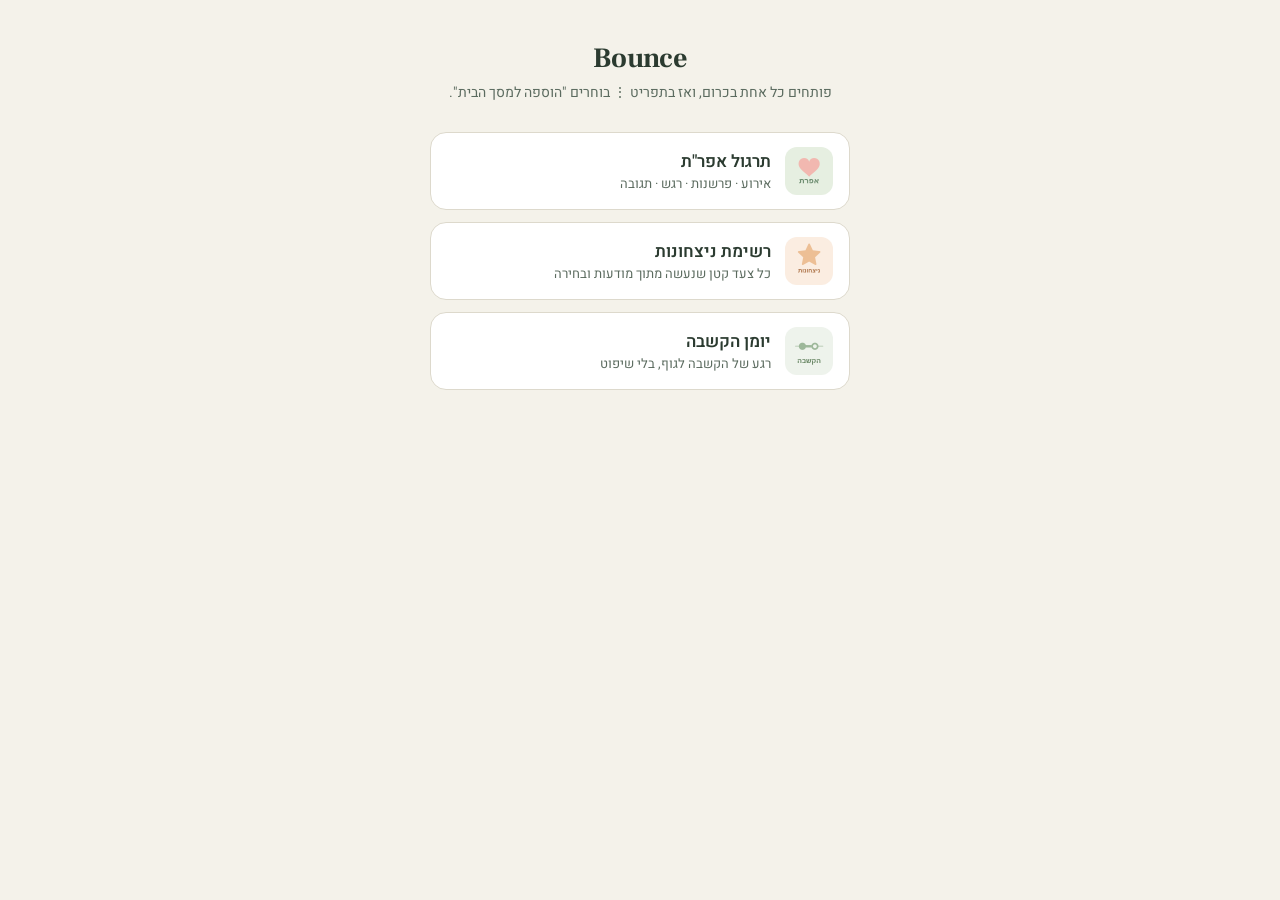
<file: index.html>
<!DOCTYPE html>
<html lang="he" dir="rtl">
<head>
<meta charset="UTF-8">
<meta name="viewport" content="width=device-width, initial-scale=1.0">
<meta name="theme-color" content="#F4F2EA">
<title>Bounce</title>
<link rel="stylesheet" href="fonts/fonts.css">
<style>
  body{margin:0;font-family:'Heebo',sans-serif;background:#F4F2EA;color:#2B3B30;}
  .wrap{max-width:420px;margin:0 auto;padding:40px 16px;}
  h1{font-family:'Frank Ruhl Libre',serif;text-align:center;font-size:28px;margin:0 0 6px;}
  p{text-align:center;color:#5B6B5F;font-size:14px;margin:0 0 28px;line-height:1.6;}
  a{display:flex;align-items:center;gap:14px;background:#fff;border:1px solid #DDD9CC;border-radius:16px;
    padding:14px 16px;margin-bottom:12px;text-decoration:none;color:inherit;font-size:17px;font-weight:600;}
  a img{width:48px;height:48px;border-radius:12px;}
  a span{display:block;font-size:13px;font-weight:400;color:#5B6B5F;}
</style>
</head>
<body>
<div class="wrap">
  <h1>Bounce</h1>
  <p>פותחים כל אחת בכרום, ואז בתפריט ⋮ בוחרים "הוספה למסך הבית".</p>
  <a href="apart/"><img src="apart/icons/icon-192.png" alt=""><div>תרגול אפר"ת<span>אירוע · פרשנות · רגש · תגובה</span></div></a>
  <a href="https://bounce-nitzahonot.netlify.app/"><img src="nitzahonot/icons/icon-192.png" alt=""><div>רשימת ניצחונות<span>כל צעד קטן שנעשה מתוך מודעות ובחירה</span></div></a>
  <a href="https://bounce-yoman.netlify.app/"><img src="yoman/icons/icon-192.png" alt=""><div>יומן הקשבה<span>רגע של הקשבה לגוף, בלי שיפוט</span></div></a>
</div>
</body>
</html>
</file>
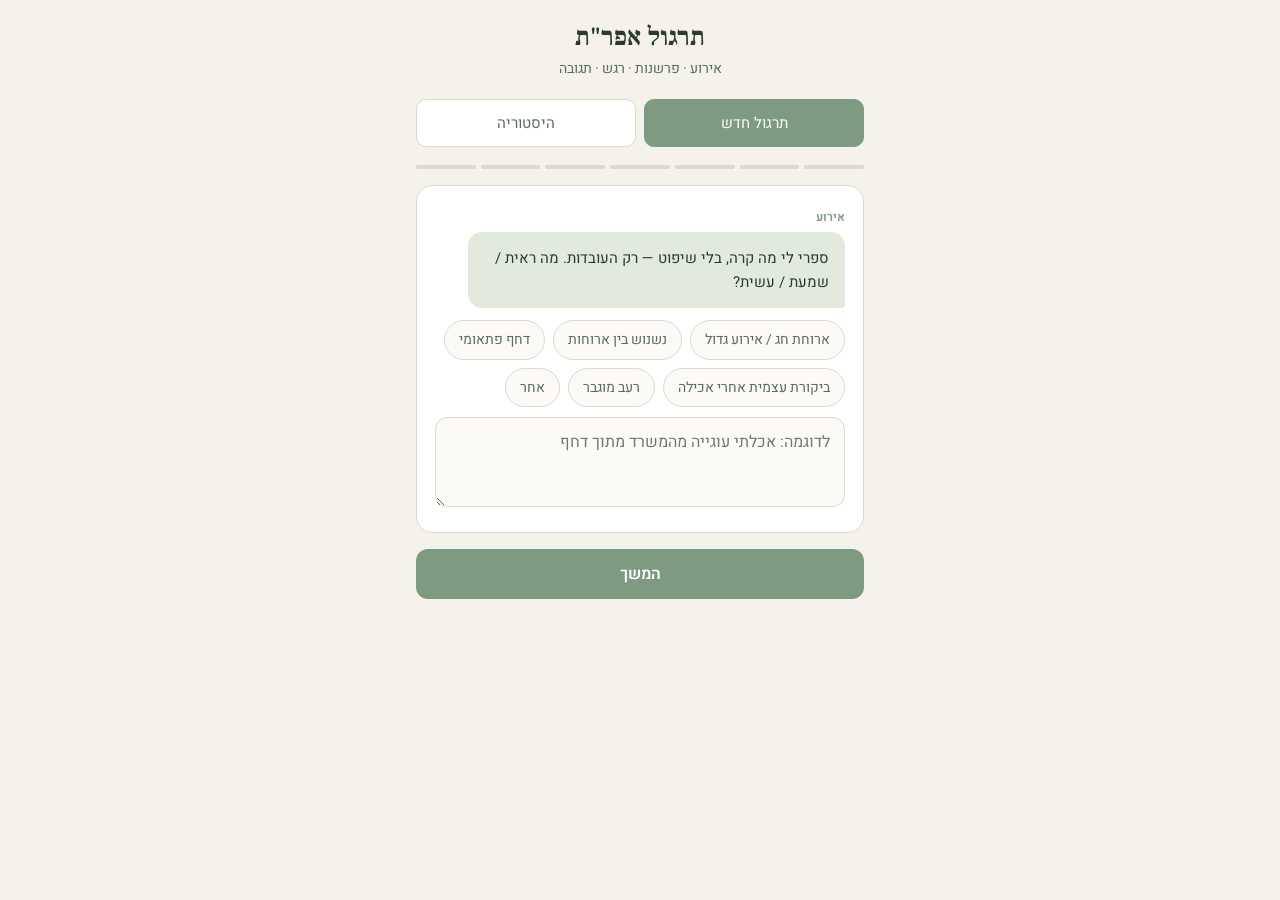
<file: apart/index.html>
<!DOCTYPE html>
<html lang="he" dir="rtl">
<head>
<meta charset="UTF-8">
<meta name="viewport" content="width=device-width, initial-scale=1.0, viewport-fit=cover">
<meta name="theme-color" content="#7E9A80">
<title>תרגול אפר"ת</title>
<link rel="manifest" href="manifest.json">
<link rel="icon" href="icons/icon-192.png">
<link rel="apple-touch-icon" href="icons/icon-192.png">
<link rel="stylesheet" href="../fonts/fonts.css">
<link rel="stylesheet" href="style.css">
</head>
<body>
<div class="wrap">

  <div class="top">
    <h1>תרגול אפר"ת</h1>
    <p>אירוע · פרשנות · רגש · תגובה</p>
  </div>

  <div class="tabs">
    <div class="tab active" data-tab="practice">תרגול חדש</div>
    <div class="tab" data-tab="history">היסטוריה</div>
  </div>

  <div id="practice" class="screen active">
    <div class="progress" id="progress"></div>
    <div id="step-container"></div>
  </div>

  <div id="history" class="screen">
    <div id="hist-list"></div>
    <div class="backup">
      <p>הנתונים נשמרים רק בטלפון הזה. כדאי לגבות מדי פעם לקובץ.</p>
      <div class="row">
        <button class="btn-ghost" id="export-btn" type="button">ייצוא גיבוי</button>
        <button class="btn-ghost" id="import-btn" type="button">ייבוא מגיבוי</button>
      </div>
      <input type="file" id="import-file" accept="application/json,.json" hidden>
    </div>
  </div>

</div>
<div class="toast" id="toast"></div>

<script src="db.js"></script>
<script src="app.js"></script>
</body>
</html>
</file>
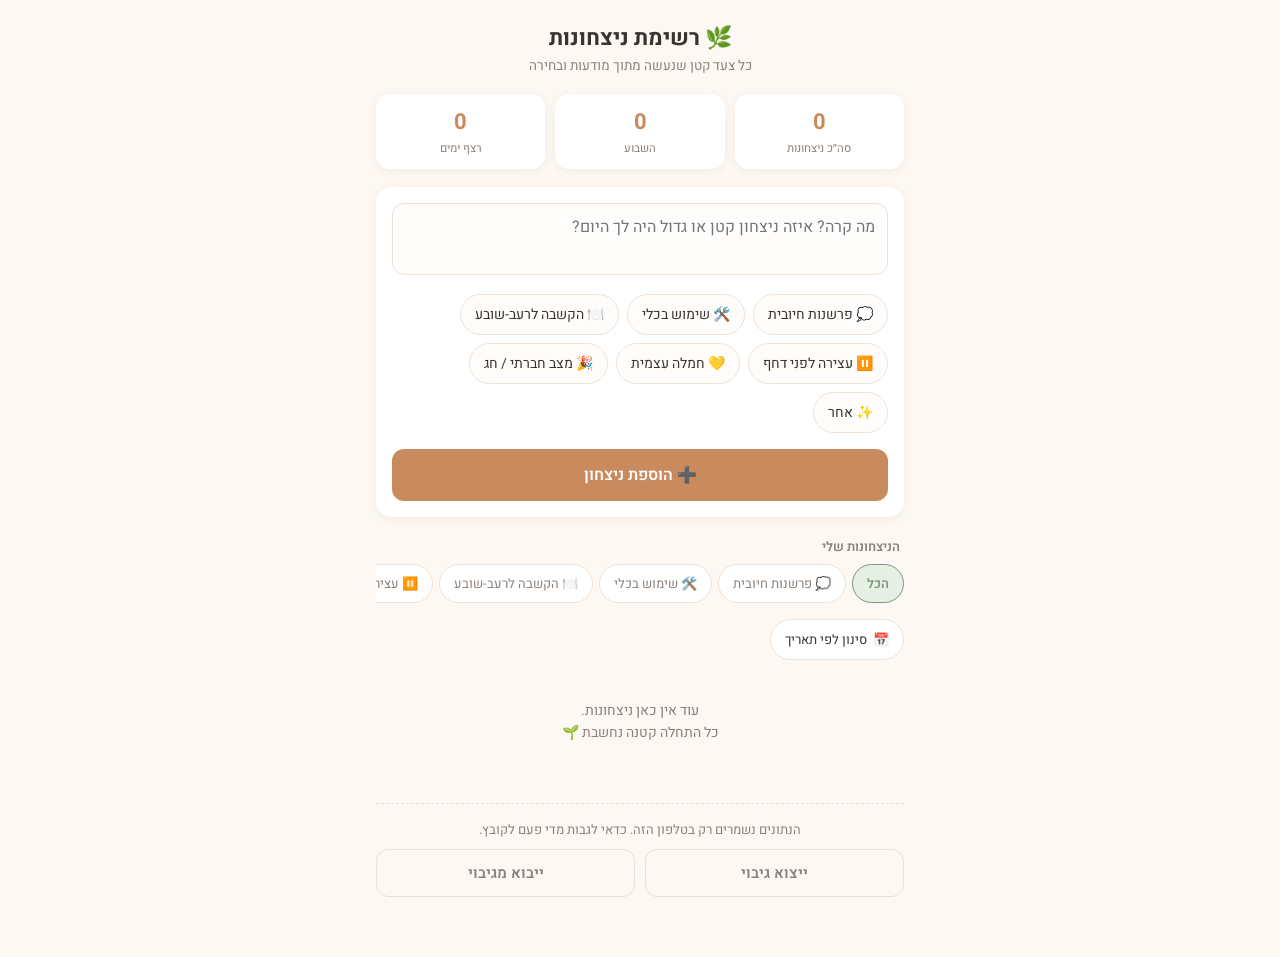
<file: nitzahonot/index.html>
<!DOCTYPE html>
<html lang="he" dir="rtl">
<head>
<meta charset="UTF-8">
<script>
  // האפליקציה גרה ב-Netlify (אתר נפרד, כדי שכרום יאפשר להתקין אותה ליד אפר"ת).
  // העותק ב-GitHub Pages רק מפנה לשם.
  if (location.hostname.endsWith('github.io')) location.replace('https://bounce-nitzahonot.netlify.app/');
</script>
<meta name="viewport" content="width=device-width, initial-scale=1.0, viewport-fit=cover">
<meta name="theme-color" content="#fdf8f3">
<title>רשימת ניצחונות</title>
<link rel="manifest" href="manifest.json">
<link rel="icon" href="icons/icon-192.png">
<link rel="apple-touch-icon" href="icons/icon-192.png">
<link rel="stylesheet" href="../fonts/fonts.css">
<link rel="stylesheet" href="style.css">
</head>
<body>

<h1>🌿 רשימת ניצחונות</h1>
<div class="subtitle">כל צעד קטן שנעשה מתוך מודעות ובחירה</div>

<div class="stats" id="stats"></div>

<div class="card">
  <textarea id="entryText" placeholder="מה קרה? איזה ניצחון קטן או גדול היה לך היום?"></textarea>
  <div class="chips" id="catChips"></div>
  <button class="add-btn" id="addBtn" type="button">➕ הוספת ניצחון</button>
</div>

<div class="section-title">הניצחונות שלי</div>
<div class="filter-row" id="filterRow"></div>

<div class="date-filter-bar">
  <div class="date-filter-btn" id="dateFilterToggle">📅 <span id="dateFilterLabel">סינון לפי תאריך</span></div>
  <span id="dateClearWrap"></span>
</div>

<div id="calendarPanel" style="display:none;"></div>

<div id="list" class="empty-state">טוען...</div>

<div class="backup">
  <p>הנתונים נשמרים רק בטלפון הזה. כדאי לגבות מדי פעם לקובץ.</p>
  <div class="row">
    <button id="export-btn" type="button">ייצוא גיבוי</button>
    <button id="import-btn" type="button">ייבוא מגיבוי</button>
  </div>
  <input type="file" id="import-file" accept="application/json,.json" hidden>
</div>

<div class="toast" id="toast"></div>

<script src="db.js"></script>
<script src="app.js"></script>
</body>
</html>
</file>
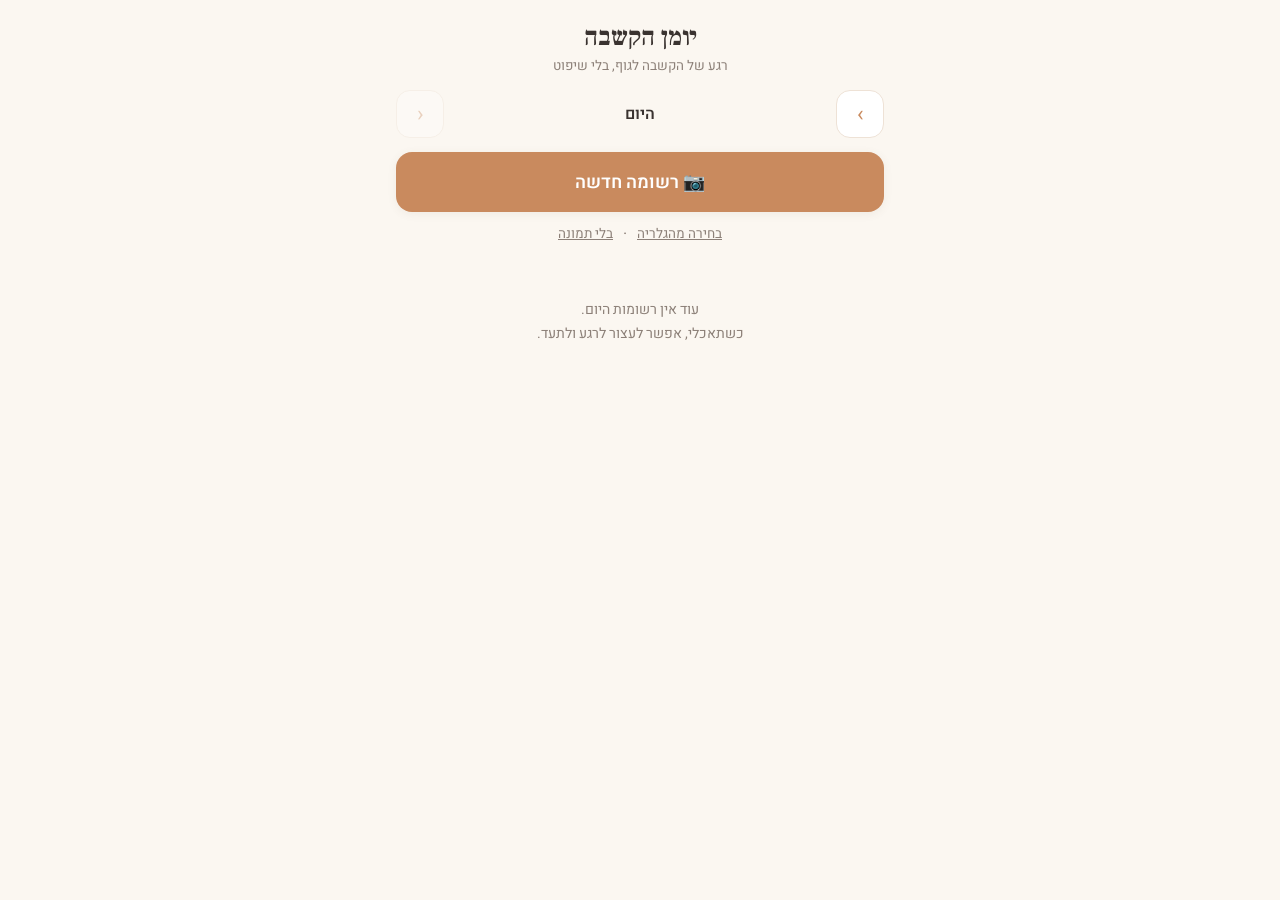
<file: yoman/index.html>
<!DOCTYPE html>
<html lang="he" dir="rtl">
<head>
<meta charset="UTF-8">
<script>
  // האפליקציה גרה ב-Netlify (אתר נפרד, כדי שכרום יאפשר להתקין אותה ליד האחרות).
  if (location.hostname.endsWith('github.io')) location.replace('https://bounce-yoman.netlify.app/');
</script>
<meta name="viewport" content="width=device-width, initial-scale=1.0, viewport-fit=cover">
<meta name="theme-color" content="#fbf7f1">
<title>יומן הקשבה</title>
<link rel="manifest" href="manifest.json">
<link rel="icon" href="icons/icon-192.png">
<link rel="apple-touch-icon" href="icons/icon-192.png">
<link rel="stylesheet" href="../fonts/fonts.css">
<link rel="stylesheet" href="style.css">
</head>
<body>

<!-- מסך היום -->
<main id="day-view" class="wrap">
  <header class="top">
    <h1>יומן הקשבה</h1>
    <p>רגע של הקשבה לגוף, בלי שיפוט</p>
  </header>

  <nav class="day-nav">
    <button type="button" class="nav-btn" id="prev-day" aria-label="יום קודם">›</button>
    <div class="day-title">
      <div id="day-label"></div>
      <button type="button" class="link-btn" id="today-btn" hidden>חזרה להיום</button>
    </div>
    <button type="button" class="nav-btn" id="next-day" aria-label="יום הבא">‹</button>
  </nav>

  <button type="button" class="big-btn" id="new-camera">📷 רשומה חדשה</button>
  <div class="new-alt">
    <button type="button" class="link-btn" id="new-gallery">בחירה מהגלריה</button>
    <span>·</span>
    <button type="button" class="link-btn" id="new-nophoto">בלי תמונה</button>
  </div>

  <div id="timeline"></div>
</main>

<!-- טופס רשומה (חדשה / עריכה) -->
<section id="form-view" class="wrap" hidden>
  <div class="form-top">
    <button type="button" class="link-btn" id="form-cancel">ביטול</button>
    <h2 id="form-title">רשומה חדשה</h2>
    <span class="spacer"></span>
  </div>

  <div id="form-body"></div>
  <div id="form-actions"></div>
  <button type="button" class="del-btn" id="form-delete" hidden>מחיקת הרשומה</button>
</section>

<!-- תמונה בגדול -->
<div class="lightbox" id="lightbox" hidden><img id="lightbox-img" alt=""></div>

<input type="file" id="file-camera" accept="image/*" capture="environment" hidden>
<input type="file" id="file-gallery" accept="image/*" hidden>

<div class="toast" id="toast"></div>

<script src="db.js"></script>
<script src="image.js"></script>
<script src="app.js"></script>
</body>
</html>
</file>
<file: fonts/fonts.css>
/* פונטים מקומיים, כדי שהאפליקציות יעבדו גם בלי אינטרנט */
@font-face {
  font-family: 'Heebo';
  font-style: normal;
  font-display: swap;
  font-weight: 100 900;
  src: url(./heebo-hebrew-wght-normal.woff2) format('woff2');
  unicode-range: U+0307-0308,U+0590-05FF,U+200C-2010,U+20AA,U+25CC,U+FB1D-FB4F;
}
@font-face {
  font-family: 'Heebo';
  font-style: normal;
  font-display: swap;
  font-weight: 100 900;
  src: url(./heebo-latin-wght-normal.woff2) format('woff2');
  unicode-range: U+0000-00FF,U+0131,U+0152-0153,U+02BB-02BC,U+02C6,U+02DA,U+02DC,U+0304,U+0308,U+0329,U+2000-206F,U+20AC,U+2122,U+2191,U+2193,U+2212,U+2215,U+FEFF,U+FFFD;
}
@font-face {
  font-family: 'Frank Ruhl Libre';
  font-style: normal;
  font-display: swap;
  font-weight: 700;
  src: url(./frank-ruhl-libre-hebrew-700-normal.woff2) format('woff2');
  unicode-range: U+0307-0308,U+0590-05FF,U+200C-2010,U+20AA,U+25CC,U+FB1D-FB4F;
}
@font-face {
  font-family: 'Frank Ruhl Libre';
  font-style: normal;
  font-display: swap;
  font-weight: 700;
  src: url(./frank-ruhl-libre-latin-700-normal.woff2) format('woff2');
  unicode-range: U+0000-00FF,U+2000-206F;
}
</file>
<file: apart/style.css>
:root{
  --bg: #F4F2EA;
  --card: #FFFFFF;
  --ink: #2B3B30;
  --ink-soft: #5B6B5F;
  --sage: #7E9A80;
  --sage-light: #E2E9DD;
  --clay: #BE7452;
  --clay-light: #F2E1D6;
  --line: #DDD9CC;
}
*{box-sizing:border-box;}
html{-webkit-text-size-adjust:100%;}
body{
  margin:0;
  font-family:'Heebo', sans-serif;
  background:var(--bg);
  color:var(--ink);
  direction:rtl;
  -webkit-tap-highlight-color:transparent;
  overscroll-behavior-y:contain;
}
.wrap{
  max-width:480px;margin:0 auto;
  padding:calc(20px + env(safe-area-inset-top)) 16px calc(60px + env(safe-area-inset-bottom));
}
.top{text-align:center;margin-bottom:20px;}
.top h1{
  font-family:'Frank Ruhl Libre', serif;
  font-weight:700;
  font-size:26px;
  margin:0 0 4px;
  color:var(--ink);
}
.top p{font-size:14px;color:var(--ink-soft);margin:0;}

.tabs{display:flex;gap:8px;margin-bottom:18px;}
.tab{
  flex:1;
  text-align:center;
  padding:12px 6px;
  min-height:44px;
  border-radius:10px;
  background:var(--card);
  border:1px solid var(--line);
  font-size:15px;
  color:var(--ink-soft);
  cursor:pointer;
  transition:all .15s;
  user-select:none;
}
.tab.active{background:var(--sage);color:#fff;border-color:var(--sage);}

.screen{display:none;}
.screen.active{display:block;}

.card{
  background:var(--card);
  border-radius:16px;
  border:1px solid var(--line);
  padding:18px;
  margin-bottom:14px;
}

.bubble-bot{
  background:var(--sage-light);
  border-radius:14px 14px 4px 14px;
  padding:14px 16px;
  font-size:15px;
  line-height:1.6;
  margin-bottom:12px;
  max-width:92%;
}
.step-label{
  display:inline-block;
  font-size:12px;
  color:var(--sage);
  font-weight:600;
  margin-bottom:6px;
}
.step-label.alt{color:var(--clay);}

/* 16px לפחות - כדי שהטלפון לא יעשה זום כשנוגעים בשדה */
textarea, input[type=text]{
  width:100%;
  font-family:'Heebo', sans-serif;
  font-size:16px;
  padding:12px 14px;
  border-radius:12px;
  border:1px solid var(--line);
  background:#FBFAF6;
  color:var(--ink);
  resize:vertical;
  direction:rtl;
}
textarea{min-height:90px;}
input[type=text]{min-height:46px;}
textarea:focus, input[type=text]:focus{outline:none;border-color:var(--sage);}

.chips{display:flex;flex-wrap:wrap;gap:8px;margin:10px 0;}
.chip{
  padding:9px 14px;
  min-height:38px;
  border-radius:20px;
  border:1px solid var(--line);
  background:#FBFAF6;
  font-size:14px;
  line-height:1.4;
  cursor:pointer;
  color:var(--ink-soft);
  user-select:none;
}
.chip.selected{background:var(--clay);color:#fff;border-color:var(--clay);}

.actions{display:flex;gap:10px;margin-top:16px;}
button{
  font-family:'Heebo', sans-serif;
  font-size:16px;
  font-weight:600;
  padding:13px 20px;
  min-height:48px;
  border-radius:12px;
  border:none;
  cursor:pointer;
}
.btn-primary{background:var(--sage);color:#fff;flex:1;}
.btn-primary:active{background:#6c8a6e;}
.btn-ghost{background:transparent;color:var(--ink-soft);border:1px solid var(--line);}
.err{color:var(--clay);font-size:13px;margin-top:6px;display:none;}

.progress{display:flex;gap:5px;margin-bottom:16px;}
.progress span{flex:1;height:4px;border-radius:2px;background:var(--line);}
.progress span.done{background:var(--sage);}

.summary-row{margin-bottom:14px;}
.summary-row .label{font-size:12px;color:var(--sage);font-weight:600;margin-bottom:4px;}
.summary-row .label.alt{color:var(--clay);}
.summary-row .text{font-size:15px;line-height:1.6;white-space:pre-wrap;}
.divider{border-top:1px dashed var(--line);margin:16px 0;}
.mantra{
  background:var(--clay-light);
  border-radius:12px;
  padding:14px 16px;
  font-size:14px;
  line-height:1.6;
  color:#7A4A32;
  margin-top:14px;
}

.empty{text-align:center;color:var(--ink-soft);font-size:14px;padding:40px 20px;}
.hist-item{
  background:var(--card);
  border:1px solid var(--line);
  border-radius:14px;
  padding:14px 16px;
  margin-bottom:12px;
}
.hist-date{font-size:12px;color:var(--ink-soft);margin-bottom:8px;}
.hist-field{font-size:14px;margin-bottom:6px;line-height:1.5;}
.hist-field b{color:var(--sage);font-weight:600;}
.hist-field b.alt{color:var(--clay);}
.del{
  font-size:13px;color:var(--ink-soft);cursor:pointer;
  text-decoration:underline;margin-top:6px;display:inline-block;
  padding:8px 0;
}

.backup{margin-top:28px;padding-top:16px;border-top:1px dashed var(--line);text-align:center;}
.backup p{font-size:13px;color:var(--ink-soft);margin:0 0 10px;line-height:1.5;}
.backup .row{display:flex;gap:10px;}
.backup .row button{flex:1;}
.toast{
  position:fixed;left:50%;bottom:calc(24px + env(safe-area-inset-bottom));
  transform:translateX(-50%);
  background:var(--ink);color:#fff;font-size:14px;
  padding:10px 18px;border-radius:20px;
  opacity:0;transition:opacity .2s;pointer-events:none;
  max-width:90%;text-align:center;
}
.toast.show{opacity:1;}
</file>
<file: nitzahonot/style.css>
:root {
  --bg: #fdf8f3;
  --card: #ffffff;
  --ink: #3a3330;
  --muted: #8c8078;
  --accent: #c98a5e;
  --accent-soft: #f3e0cf;
  --green: #7a9b76;
  --green-soft: #e6efe3;
  --border: #eee2d6;
  --shadow: 0 2px 10px rgba(120, 90, 60, 0.08);
}
* { box-sizing: border-box; }
html { -webkit-text-size-adjust: 100%; }
body {
  margin: 0 auto;
  font-family: 'Heebo', -apple-system, "Segoe UI", Arial, sans-serif;
  background: var(--bg);
  color: var(--ink);
  padding: calc(16px + env(safe-area-inset-top)) 16px calc(60px + env(safe-area-inset-bottom));
  max-width: 560px;
  -webkit-tap-highlight-color: transparent;
  overscroll-behavior-y: contain;
}
button { font-family: inherit; }
h1 {
  font-size: 22px;
  text-align: center;
  margin: 6px 0 2px;
  font-weight: 700;
}
.subtitle {
  text-align: center;
  color: var(--muted);
  font-size: 13.5px;
  margin-bottom: 18px;
}
.stats {
  display: flex;
  gap: 10px;
  margin-bottom: 18px;
}
.stat-box {
  flex: 1;
  background: var(--card);
  border-radius: 14px;
  padding: 12px 8px;
  text-align: center;
  box-shadow: var(--shadow);
}
.stat-num {
  font-size: 22px;
  font-weight: 700;
  color: var(--accent);
}
.stat-label {
  font-size: 11.5px;
  color: var(--muted);
  margin-top: 2px;
}
.card {
  background: var(--card);
  border-radius: 16px;
  padding: 16px;
  box-shadow: var(--shadow);
  margin-bottom: 16px;
}
textarea {
  width: 100%;
  border: 1px solid var(--border);
  border-radius: 12px;
  padding: 11px 12px;
  font-size: 16px;
  font-family: inherit;
  resize: none;
  min-height: 70px;
  color: var(--ink);
  background: #fffdfb;
  direction: rtl;
}
textarea:focus { outline: 2px solid var(--accent-soft); border-color: var(--accent); }
.chips {
  display: flex;
  flex-wrap: wrap;
  gap: 8px;
  margin: 12px 0;
}
.chip {
  border: 1px solid var(--border);
  background: #fffdfb;
  border-radius: 999px;
  padding: 9px 14px;
  min-height: 40px;
  font-size: 14px;
  cursor: pointer;
  color: var(--ink);
  transition: all .15s;
  user-select: none;
}
.chip.selected {
  background: var(--accent);
  border-color: var(--accent);
  color: white;
}
button.add-btn {
  width: 100%;
  padding: 14px;
  min-height: 50px;
  border: none;
  border-radius: 12px;
  background: var(--accent);
  color: white;
  font-size: 16px;
  font-weight: 600;
  cursor: pointer;
  margin-top: 4px;
}
button.add-btn:active { opacity: 0.85; }
button.add-btn:disabled { background: #d8c9b8; cursor: not-allowed; }

.filter-row {
  display: flex;
  gap: 6px;
  overflow-x: auto;
  padding-bottom: 4px;
  margin-bottom: 12px;
  scrollbar-width: none;
}
.filter-row::-webkit-scrollbar { display: none; }
.filter-chip {
  white-space: nowrap;
  border: 1px solid var(--border);
  background: var(--card);
  border-radius: 999px;
  padding: 9px 14px;
  font-size: 13px;
  cursor: pointer;
  color: var(--muted);
  user-select: none;
}
.filter-chip.active {
  background: var(--green-soft);
  border-color: var(--green);
  color: var(--green);
  font-weight: 600;
}

.date-filter-bar {
  display: flex;
  align-items: center;
  gap: 8px;
  margin-bottom: 10px;
}
.date-filter-btn {
  display: flex;
  align-items: center;
  gap: 6px;
  background: var(--card);
  border: 1px solid var(--border);
  border-radius: 999px;
  padding: 10px 14px;
  font-size: 13px;
  color: var(--ink);
  cursor: pointer;
  user-select: none;
}
.date-filter-btn.active {
  background: var(--accent-soft);
  border-color: var(--accent);
  color: #7a4a26;
  font-weight: 600;
}
.date-clear {
  background: none;
  border: none;
  color: var(--muted);
  font-size: 13px;
  text-decoration: underline;
  cursor: pointer;
  padding: 10px 6px;
}

.calendar-panel {
  background: var(--card);
  border-radius: 14px;
  box-shadow: var(--shadow);
  padding: 14px;
  margin-bottom: 14px;
}
.cal-header {
  display: flex;
  align-items: center;
  justify-content: space-between;
  margin-bottom: 10px;
}
.cal-header button {
  background: var(--bg);
  border: none;
  border-radius: 8px;
  width: 44px;
  height: 44px;
  font-size: 20px;
  cursor: pointer;
  color: var(--accent);
}
.cal-title {
  font-size: 15px;
  font-weight: 600;
}
.cal-grid {
  display: grid;
  grid-template-columns: repeat(7, 1fr);
  gap: 3px;
  text-align: center;
}
.cal-weekday {
  font-size: 11px;
  color: var(--muted);
  padding: 4px 0 6px;
  font-weight: 600;
}
.cal-day {
  padding: 11px 0;
  font-size: 14px;
  border-radius: 8px;
  cursor: pointer;
  color: var(--ink);
  position: relative;
  user-select: none;
}
.cal-day.empty { cursor: default; }
.cal-day.today { font-weight: 700; text-decoration: underline; }
.cal-day.has-entry::after {
  content: '';
  position: absolute;
  bottom: 4px; left: 50%;
  width: 4px; height: 4px; margin-left: -2px;
  border-radius: 50%;
  background: var(--accent);
}
.cal-day.in-range { background: var(--green-soft); }
.cal-day.range-edge { background: var(--green); color: white; font-weight: 700; }
.cal-day.range-edge::after { background: white; }
.cal-hint {
  text-align: center;
  font-size: 12px;
  color: var(--muted);
  margin-top: 10px;
}
.cal-actions {
  display: flex;
  gap: 8px;
  margin-top: 10px;
}
.cal-actions button {
  flex: 1;
  border: none;
  border-radius: 10px;
  padding: 12px;
  font-size: 14px;
  cursor: pointer;
}
.cal-apply { background: var(--accent); color: white; font-weight: 600; }
.cal-cancel { background: var(--bg); color: var(--muted); }

.entry {
  background: var(--card);
  border-radius: 14px;
  padding: 13px 14px;
  box-shadow: var(--shadow);
  margin-bottom: 10px;
  position: relative;
}
.entry-cat {
  display: inline-block;
  font-size: 11.5px;
  background: var(--green-soft);
  color: var(--green);
  padding: 3px 9px;
  border-radius: 999px;
  margin-bottom: 6px;
  font-weight: 600;
}
.entry-text {
  font-size: 15px;
  line-height: 1.5;
  white-space: pre-wrap;
  padding-left: 30px;
}
.entry-date {
  font-size: 12px;
  color: var(--muted);
  margin-top: 6px;
}
.entry-del {
  position: absolute;
  top: 4px;
  left: 4px;
  background: none;
  border: none;
  color: var(--muted);
  font-size: 16px;
  cursor: pointer;
  padding: 12px;
  line-height: 1;
}
.reinforcement {
  margin-top: 10px;
  padding: 9px 11px;
  background: var(--accent-soft);
  border-radius: 10px;
  font-size: 14px;
  line-height: 1.5;
  color: #6b4423;
  display: flex;
  align-items: flex-start;
  gap: 6px;
}
.reinforcement-text { flex: 1; }
.reinforcement-refresh {
  background: none;
  border: none;
  cursor: pointer;
  font-size: 14px;
  opacity: 0.6;
  padding: 2px 6px;
  flex-shrink: 0;
}
.empty-state {
  text-align: center;
  color: var(--muted);
  font-size: 14px;
  padding: 30px 10px;
  line-height: 1.6;
}
.section-title {
  font-size: 13px;
  color: var(--muted);
  margin: 20px 4px 8px 0;
  font-weight: 600;
}

.backup { margin-top: 28px; padding-top: 16px; border-top: 1px dashed var(--border); text-align: center; }
.backup p { font-size: 13px; color: var(--muted); margin: 0 0 10px; line-height: 1.5; }
.backup .row { display: flex; gap: 10px; }
.backup .row button {
  flex: 1; min-height: 48px; border-radius: 12px; font-size: 15px; font-weight: 600;
  background: transparent; color: var(--muted); border: 1px solid var(--border); cursor: pointer;
}
.toast {
  position: fixed; left: 50%; bottom: calc(24px + env(safe-area-inset-bottom));
  transform: translateX(-50%);
  background: var(--ink); color: #fff; font-size: 14px;
  padding: 10px 18px; border-radius: 20px;
  opacity: 0; transition: opacity .2s; pointer-events: none;
  max-width: 90%; text-align: center;
}
.toast.show { opacity: 1; }

@media (max-width: 340px) {
  .stats { gap: 6px; }
  .stat-box { padding: 10px 4px; }
  .stat-num { font-size: 19px; }
  .stat-label { font-size: 10.5px; }
  .cal-day { padding: 9px 0; font-size: 12.5px; }
}
</file>
<file: yoman/style.css>
:root {
  --bg: #fbf7f1;
  --card: #ffffff;
  --ink: #3a3330;
  --muted: #8c8078;
  --bronze: #c98a5e;
  --bronze-soft: #f3e0cf;
  --green: #7a9b76;
  --green-soft: #e6efe3;
  --border: #eee2d6;
  --shadow: 0 2px 10px rgba(120, 90, 60, 0.08);
}
* { box-sizing: border-box; }
html { -webkit-text-size-adjust: 100%; }
body {
  margin: 0;
  font-family: 'Heebo', -apple-system, "Segoe UI", Arial, sans-serif;
  background: var(--bg);
  color: var(--ink);
  -webkit-tap-highlight-color: transparent;
  overscroll-behavior-y: contain;
}
button { font-family: inherit; color: inherit; }
[hidden] { display: none !important; }
.wrap {
  max-width: 520px;
  margin: 0 auto;
  padding: calc(16px + env(safe-area-inset-top)) 16px calc(40px + env(safe-area-inset-bottom));
}
.top { text-align: center; margin-bottom: 14px; }
.top h1 { font-family: 'Frank Ruhl Libre', serif; font-size: 26px; margin: 4px 0 2px; }
.top p { margin: 0; color: var(--muted); font-size: 13.5px; }

/* ניווט בין ימים */
.day-nav { display: flex; align-items: center; gap: 8px; margin-bottom: 14px; }
.nav-btn {
  width: 48px; height: 48px; flex-shrink: 0;
  border: 1px solid var(--border); background: var(--card); border-radius: 14px;
  font-size: 22px; color: var(--bronze); cursor: pointer;
}
.nav-btn:disabled { opacity: .35; cursor: default; }
.day-title { flex: 1; text-align: center; font-weight: 600; font-size: 16px; }
.link-btn {
  background: none; border: none; color: var(--muted); font-size: 13.5px;
  text-decoration: underline; cursor: pointer; padding: 8px 6px;
}

.big-btn {
  display: block; width: 100%;
  min-height: 60px; padding: 16px;
  border: none; border-radius: 16px;
  background: var(--bronze); color: #fff;
  font-size: 18px; font-weight: 600; cursor: pointer;
  box-shadow: var(--shadow);
}
.big-btn:active { opacity: .88; }
.big-btn:disabled { opacity: .5; }
.new-alt { display: flex; justify-content: center; align-items: center; gap: 4px; color: var(--muted); margin: 4px 0 16px; }

/* ציר הזמן */
.entry {
  display: flex; gap: 12px; align-items: stretch;
  background: var(--card); border-radius: 16px; box-shadow: var(--shadow);
  padding: 10px; margin-bottom: 10px; cursor: pointer;
}
.thumb {
  width: 76px; height: 76px; flex-shrink: 0;
  border-radius: 12px; object-fit: cover; background: var(--bronze-soft);
  display: flex; align-items: center; justify-content: center; font-size: 26px;
}
.entry-body { flex: 1; min-width: 0; display: flex; flex-direction: column; justify-content: center; gap: 6px; }
.entry-head { display: flex; align-items: center; gap: 8px; }
.entry-time { font-weight: 600; font-size: 15px; }
.open-badge {
  font-size: 11.5px; color: var(--muted);
  border: 1px dashed var(--muted); border-radius: 999px; padding: 1px 8px;
}
.entry-note { font-size: 13.5px; color: var(--muted); white-space: nowrap; overflow: hidden; text-overflow: ellipsis; }
.empty { text-align: center; color: var(--muted); font-size: 14px; padding: 30px 10px; line-height: 1.7; }

/* פס רעב-שובע: 1 מימין, 10 משמאל. שתי הנקודות באותו צבע - בלי "טוב" ו"רע" */
.bar { position: relative; height: 22px; margin: 0 9px; }
.bar-track {
  position: absolute; top: 50%; right: 0; left: 0; height: 4px; margin-top: -2px;
  background: var(--border); border-radius: 2px;
}
.bar-tick {
  position: absolute; top: 50%; width: 1px; height: 8px; margin-top: -4px;
  background: #e2d4c5;
}
.bar-link {
  position: absolute; top: 50%; height: 4px; margin-top: -2px;
  background: var(--bronze); opacity: .45; border-radius: 2px;
}
.bar-dot {
  position: absolute; top: 50%; width: 16px; height: 16px; margin: -8px -8px 0 0;
  border-radius: 50%; background: var(--bronze); border: 2px solid var(--bronze);
}
.bar-dot.hunger { background: var(--card); }
.bar-nums { display: flex; justify-content: space-between; font-size: 12px; color: var(--muted); }
.bar-legend { display: flex; justify-content: space-between; font-size: 11.5px; color: var(--muted); margin: 2px 9px 0; }
.bar-key { display: flex; gap: 14px; justify-content: center; font-size: 12.5px; color: var(--muted); margin-top: 8px; }
.bar-key i {
  display: inline-block; width: 11px; height: 11px; border-radius: 50%;
  border: 2px solid var(--bronze); vertical-align: -1px; margin-left: 4px;
}
.bar-key i.full { background: var(--bronze); }

/* טופס */
.form-top { display: flex; align-items: center; margin-bottom: 12px; }
.form-top h2 { flex: 1; text-align: center; font-size: 18px; margin: 0; }
.form-top .spacer, .form-top .link-btn { width: 60px; }
.photo-box {
  border-radius: 18px; overflow: hidden; background: var(--bronze-soft);
  aspect-ratio: 4 / 3; display: flex; align-items: center; justify-content: center;
  box-shadow: var(--shadow);
}
.photo-box img { width: 100%; height: 100%; object-fit: cover; cursor: zoom-in; }
.photo-empty { color: var(--muted); font-size: 14px; }
.photo-actions { display: flex; gap: 8px; justify-content: center; flex-wrap: wrap; margin: 10px 0 14px; }
.card { background: var(--card); border-radius: 16px; box-shadow: var(--shadow); padding: 14px; margin-bottom: 12px; }
.field-label { display: block; font-weight: 600; font-size: 14.5px; margin-bottom: 10px; }
.optional { font-weight: 400; color: var(--muted); font-size: 12.5px; }

.chip {
  border: 1px solid var(--border); background: #fffdfb;
  border-radius: 999px; padding: 9px 14px; min-height: 42px;
  font-size: 14px; cursor: pointer; user-select: none;
}
.chip.selected { background: var(--bronze); border-color: var(--bronze); color: #fff; }

/* סולם 1-10 בצ'יפים */
.scale-grid { display: grid; grid-template-columns: repeat(5, 1fr); gap: 8px; }
.scale-grid .chip { padding: 0; height: 48px; font-size: 17px; font-weight: 600; border-radius: 14px; }
.scale-extra { display: flex; align-items: center; justify-content: space-between; margin-top: 10px; gap: 8px; }
.scale-ends { font-size: 12px; color: var(--muted); }
.scale-extra .chip { min-width: 64px; direction: ltr; }
.scale-clear { font-size: 13px; }

input[type=datetime-local], textarea {
  width: 100%; font-family: inherit; font-size: 16px; color: var(--ink);
  border: 1px solid var(--border); border-radius: 12px; background: #fffdfb;
  padding: 12px; direction: rtl;
}
input[type=datetime-local] { min-height: 48px; }
textarea { min-height: 80px; resize: vertical; }
textarea:focus, input:focus { outline: 2px solid var(--bronze-soft); border-color: var(--bronze); }

.del-btn {
  display: block; margin: 18px auto 0; background: none; border: none;
  color: var(--muted); text-decoration: underline; font-size: 14px; padding: 10px; cursor: pointer;
}

.lightbox {
  position: fixed; inset: 0; background: rgba(30, 25, 20, .92);
  display: flex; align-items: center; justify-content: center; z-index: 20; cursor: zoom-out;
}
.lightbox img { max-width: 100%; max-height: 100%; }

.toast {
  position: fixed; left: 50%; bottom: calc(24px + env(safe-area-inset-bottom));
  transform: translateX(-50%);
  background: var(--ink); color: #fff; font-size: 14px;
  padding: 10px 18px; border-radius: 20px;
  opacity: 0; transition: opacity .2s; pointer-events: none;
  max-width: 90%; text-align: center; z-index: 30;
}
.toast.show { opacity: 1; }

/* ---------- לפני / אחרי, טיוטה, "לא רעבה" ---------- */
.section-title {
  font-size: 13px; font-weight: 700; color: var(--bronze);
  letter-spacing: .02em; margin: 18px 4px 8px;
}
.section-title:first-child { margin-top: 4px; }
.photo-box.empty-box { aspect-ratio: 16 / 7; }
.chips { display: flex; flex-wrap: wrap; gap: 8px; }
.chip.wide { display: block; width: 100%; margin-top: 10px; }
.hint { font-size: 13px; color: var(--muted); line-height: 1.55; margin: 10px 0 4px; }
.sub-label { font-size: 13.5px; font-weight: 600; margin: 14px 0 8px; }
.scale-desc {
  margin-top: 10px; padding: 9px 12px; border-radius: 12px;
  background: var(--bronze-soft); color: #6b4423; font-size: 14px; line-height: 1.5;
}
.text-in {
  width: 100%; font-family: inherit; font-size: 16px; color: var(--ink);
  border: 1px solid var(--border); border-radius: 12px; background: #fffdfb;
  padding: 12px; min-height: 46px; direction: rtl;
}
.bar-preview { margin-top: 14px; }
.ghost-btn {
  display: block; width: 100%; min-height: 52px; margin: 6px 0 14px;
  border: 1.5px dashed var(--bronze); background: transparent; color: var(--bronze);
  border-radius: 16px; font-size: 15.5px; font-weight: 600; cursor: pointer;
}
.link-btn.center { display: block; margin: 8px auto 0; }
.tag {
  font-size: 11.5px; color: var(--green); background: var(--green-soft);
  border-radius: 999px; padding: 1px 8px;
}
.entry-head { flex-wrap: wrap; }
.thumb-wrap { position: relative; flex-shrink: 0; }
.thumb-after {
  position: absolute; bottom: -4px; left: -4px;
  width: 34px; height: 34px; border-radius: 9px; object-fit: cover;
  border: 2px solid var(--card); box-shadow: var(--shadow);
}

/* בחירת שעה בקפיצות של רבע שעה */
.when-row { display: flex; gap: 8px; align-items: center; }
.when-row input[type=date] {
  flex: 1; min-width: 0; min-height: 48px; font-family: inherit; font-size: 16px; color: var(--ink);
  border: 1px solid var(--border); border-radius: 12px; background: #fffdfb; padding: 10px;
}
.time-pick { display: flex; align-items: center; gap: 4px; }
.time-pick select {
  min-height: 48px; min-width: 64px; font-family: inherit; font-size: 17px; font-weight: 600;
  color: var(--ink); text-align: center; text-align-last: center;
  border: 1px solid var(--border); border-radius: 12px; background: #fffdfb; padding: 0 8px;
  -webkit-appearance: none; appearance: none;
}
.time-pick b { font-size: 18px; color: var(--muted); }
</file>
